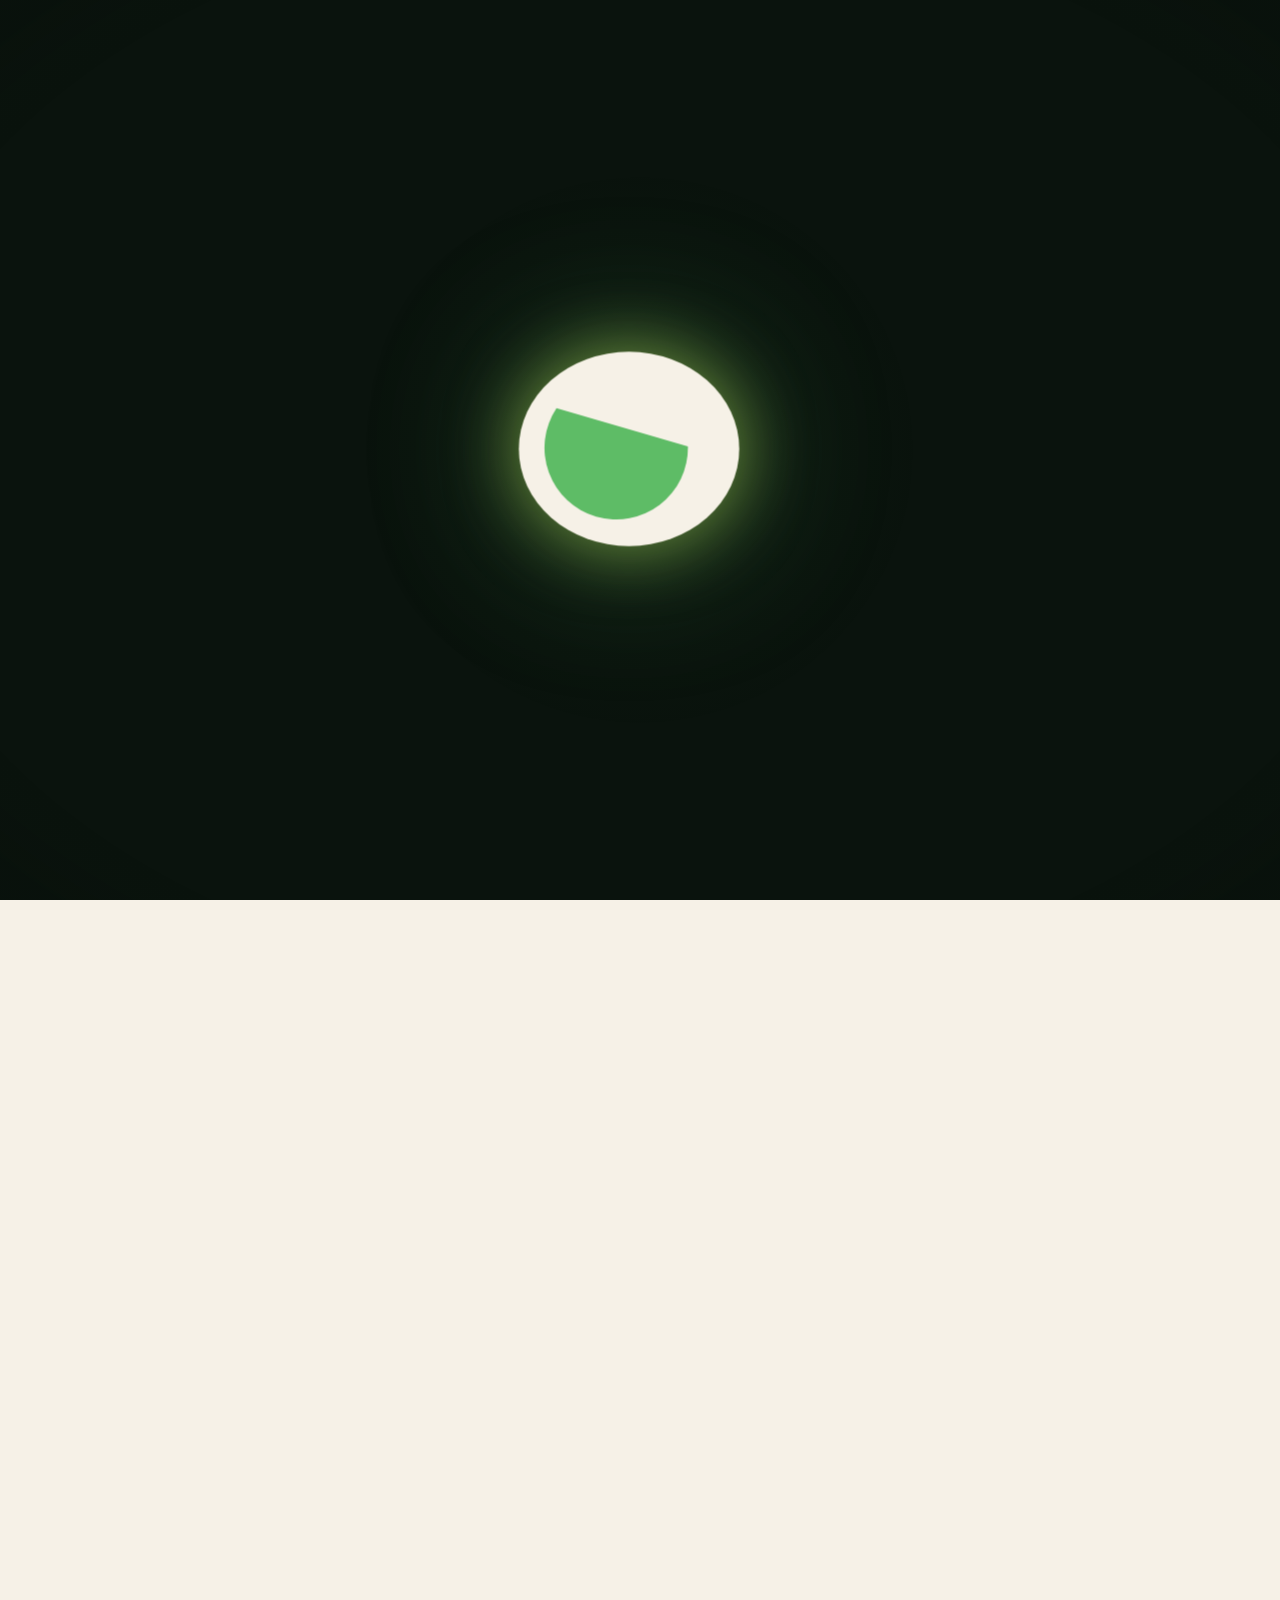
<file: index.html>
<!DOCTYPE html>
<html lang="es">
<head>
<meta charset="UTF-8">
<meta name="viewport" content="width=device-width, initial-scale=1.0">
<title>Origen · Comer mejor, sin complicaciones</title>
<meta name="description" content="Origen · La primera suscripción de orgánicos con trazabilidad de Bolivia. Comer mejor, sin complicaciones.">

<!-- Favicons -->
<link rel="icon" href="assets/favicon.svg" type="image/svg+xml">
<link rel="icon" type="image/png" sizes="32x32" href="assets/favicon-32.png">
<link rel="icon" type="image/png" sizes="16x16" href="assets/favicon-16.png">
<link rel="apple-touch-icon" href="assets/apple-touch-icon.png">
<link rel="manifest" href="assets/site.webmanifest">
<meta name="theme-color" content="#0a130d">

<!-- Estilos: base primero, luego el resto en orden del DOM -->
<link rel="stylesheet" href="css/base.css">
<link rel="stylesheet" href="css/fonts.css">
<link rel="stylesheet" href="css/components.css">
<link rel="stylesheet" href="css/layout.css">
<link rel="stylesheet" href="css/intro.css">
<link rel="stylesheet" href="css/header.css">
<link rel="stylesheet" href="css/hero.css">
<link rel="stylesheet" href="css/trust.css">
<link rel="stylesheet" href="css/problema.css">
<link rel="stylesheet" href="css/showcase.css">
<link rel="stylesheet" href="css/funciona.css">
<link rel="stylesheet" href="css/features.css">
<link rel="stylesheet" href="css/productos.css">
<link rel="stylesheet" href="css/rewards.css">
<link rel="stylesheet" href="css/filosofia.css">
<link rel="stylesheet" href="css/testimonios.css">
<link rel="stylesheet" href="css/planes.css">
<link rel="stylesheet" href="css/faq.css">
<link rel="stylesheet" href="css/cta.css">
<link rel="stylesheet" href="css/footer.css">

<!-- Armado de la intro: síncrono en <head> para evitar parpadeo antes del 1er pintado -->
<script src="js/intro-arm.js"></script>
</head>
<body>

<!-- ===== Intro cinematográfica ORIGEN (overlay 3D) ===== -->
<div id="origen-intro" aria-hidden="true">
  <canvas id="origen-particles"></canvas>
  <div class="glow-core"></div>
  <img class="intro-word" src="img/logo-origen-light.svg" alt="Origen">
  <img class="intro-mark" src="img/origen-mark.svg" alt="">
  <div class="flash"></div>
  <div class="vignette"></div>
</div>

<!-- Envoltorio del sitio (permite la transición de revelado en profundidad) -->
<div id="site-root">

<!-- ===== Icon sprite ===== -->
<svg class="svg-sprite" aria-hidden="true"><defs>
  <symbol id="i-search" viewBox="0 0 24 24"><circle cx="11" cy="11" r="7"></circle><path d="m20 20-3.2-3.2"></path></symbol>
  <symbol id="i-scan" viewBox="0 0 24 24"><path d="M4 8V5a1 1 0 0 1 1-1h3M16 4h3a1 1 0 0 1 1 1v3M20 16v3a1 1 0 0 1-1 1h-3M8 20H5a1 1 0 0 1-1-1v-3"></path><path d="M4 12h16"></path></symbol>
  <symbol id="i-cart" viewBox="0 0 24 24"><circle cx="9" cy="20" r="1.4"></circle><circle cx="18" cy="20" r="1.4"></circle><path d="M2.5 3h2l2.2 11.2a1.6 1.6 0 0 0 1.6 1.3h8.4a1.6 1.6 0 0 0 1.6-1.3L21 7H6"></path></symbol>
  <symbol id="i-bell" viewBox="0 0 24 24"><path d="M18 8a6 6 0 1 0-12 0c0 7-3 8-3 8h18s-3-1-3-8"></path><path d="M13.7 21a2 2 0 0 1-3.4 0"></path></symbol>
  <symbol id="i-leaf" viewBox="0 0 24 24"><path d="M11 20A7 7 0 0 1 4 13c0-5 4-9 16-9 0 10-5 16-11 16Z"></path><path d="M4 20c2-3 5-5 9-6"></path></symbol>
  <symbol id="i-check" viewBox="0 0 24 24"><path d="m5 12 5 5L19 7"></path></symbol>
  <symbol id="i-x" viewBox="0 0 24 24"><path d="M6 6l12 12M18 6 6 18"></path></symbol>
  <symbol id="i-minus" viewBox="0 0 24 24"><path d="M5 12h14"></path></symbol>
  <symbol id="i-plus" viewBox="0 0 24 24"><path d="M12 5v14M5 12h14"></path></symbol>
  <symbol id="i-arrow" viewBox="0 0 24 24"><path d="M5 12h14M13 6l6 6-6 6"></path></symbol>
  <symbol id="i-heart" viewBox="0 0 24 24"><path d="M12 20s-7-4.4-9.2-9A4.5 4.5 0 0 1 12 6a4.5 4.5 0 0 1 9.2 5c-2.2 4.6-9.2 9-9.2 9Z"></path></symbol>
  <symbol id="i-star" viewBox="0 0 24 24"><path d="M12 3.5l2.6 5.4 5.9.8-4.3 4.1 1 5.9-5.2-2.8-5.2 2.8 1-5.9L3.2 9.7l5.9-.8z"></path></symbol>
  <symbol id="i-pin" viewBox="0 0 24 24"><path d="M20 10c0 6-8 12-8 12s-8-6-8-12a8 8 0 0 1 16 0Z"></path><circle cx="12" cy="10" r="2.6"></circle></symbol>
  <symbol id="i-gift" viewBox="0 0 24 24"><path d="M4 11h16v9H4z"></path><path d="M2.5 7.5h19V11h-19zM12 7.5V20"></path><path d="M12 7.5S10.5 3.5 8 4.5 9.5 7.5 12 7.5Zm0 0s1.5-4 4-3-.5 3-4 3Z"></path></symbol>
  <symbol id="i-truck" viewBox="0 0 24 24"><path d="M3 6h11v9H3zM14 9h4l3 3v3h-7z"></path><circle cx="7" cy="18" r="1.6"></circle><circle cx="17" cy="18" r="1.6"></circle></symbol>
  <symbol id="i-user" viewBox="0 0 24 24"><circle cx="12" cy="8" r="4"></circle><path d="M4 20c0-4 3.6-6 8-6s8 2 8 6"></path></symbol>
  <symbol id="i-home" viewBox="0 0 24 24"><path d="M4 11 12 4l8 7M6 10v10h12V10"></path></symbol>
  <symbol id="i-clock" viewBox="0 0 24 24"><circle cx="12" cy="12" r="8.5"></circle><path d="M12 7.5V12l3 2"></path></symbol>
  <symbol id="i-repeat" viewBox="0 0 24 24"><path d="M17 2l4 4-4 4"></path><path d="M3 11V9a4 4 0 0 1 4-4h14"></path><path d="M7 22l-4-4 4-4"></path><path d="M21 13v2a4 4 0 0 1-4 4H3"></path></symbol>
  <symbol id="i-spark" viewBox="0 0 24 24"><path d="M12 3v6M12 15v6M3 12h6M15 12h6"></path><path d="M6.5 6.5l3 3M14.5 14.5l3 3M17.5 6.5l-3 3M9.5 14.5l-3 3"></path></symbol>
  <symbol id="i-shield" viewBox="0 0 24 24"><path d="M12 3l8 3v6c0 5-3.5 8-8 9-4.5-1-8-4-8-9V6z"></path><path d="m9 12 2 2 4-4"></path></symbol>
</defs></svg>

<!-- ===== Nav ===== -->
<header class="lnav">
  <div class="container row">
    <a href="#" aria-label="Origen — inicio" class="brand"><img src="img/logo-origen-dark.svg" alt="Origen"></a>
    <nav class="links">
      <a href="#problema">El problema</a>
      <a href="#funciona">Cómo funciona</a>
      <a href="#productos">Productos</a>
      <a href="#planes">Planes</a>
      <a href="#faq">Preguntas</a>
    </nav>
    <div class="right">
      <a class="login" data-toast="Próximamente disponible para iOS y Android" role="button" tabindex="0">Descarga la App</a>
      <a href="#planes" class="btn btn--primary btn--sm">Empezar</a>
    </div>
  </div>
</header>

<!-- ===== Hero ===== -->
<section class="hero-l">
  <div class="container grid">
    <div>
      <span class="eyebrow">Somos la primera suscripción de orgánicos con trazabilidad de Bolivia</span>
      <h1>Comer mejor debería ser <em>fácil.</em></h1>
      <p class="sub">Origen te lleva productos orgánicos confiables a tu puerta y a la puerta de los que amas de forma recurrente. Elige una vez y disfruta de una despenza lista siempre. Cancela cuando quieras.</p>
      <div class="cta">
        <a href="https://wa.me/59170516511?text=Quiero%20pagar%20mi%20suscripcion%20de%2099%20Bs.%20por%20adelantado%20para%20tener%20un%2050%25%20de%20descuento%20en%20mi%20primera%20compra%20cuando%20la%20app%20de%20Origen%20este%20lista." target="_blank" rel="noopener" class="btn btn--primary btn--lg">Armar mi primera caja</a>
        <a href="#funciona" class="btn btn--secondary btn--lg">Ver cómo funciona</a>
      </div>
      <div class="micro">
        <span><svg class="ico"><use href="#i-check"></use></svg> Cancela cuando quieras</span>
        <span><svg class="ico"><use href="#i-check"></use></svg> Entregas en La Paz</span>
        <span><svg class="ico"><use href="#i-check"></use></svg> Productos Saludables </span>
      </div>
    </div>
    <div class="hero-art">
      <div class="hero-blob"></div>
      <div class="device">
        <div class="notch"></div>
        <iframe class="appframe" data-screen="screenInicio" src="screens/inicio.html" title="App Origen — Inicio" scrolling="no"></iframe>
      </div>
    </div>
  </div>
</section>

<!-- ===== Trust strip ===== -->
<div class="trust">
  <div class="container row">
    <span class="lab">Productos que ya están en Origen</span>
    <div class="marks">
      <span>La Casa Marimiel</span><span>SaborEco Bio</span><span>Coco Show</span><span>Granja Andina</span><span>Quinua Real</span>
    </div>
  </div>
</div>

<!-- ===== El problema ===== -->
<section class="section dark" id="problema">
  <div class="container">
    <div class="head-center">
      <span class="eyebrow on-dark">El problema</span>
      <h2 class="s-title center">Quieres comer mejor. El tiempo no te deja.</h2>
      <p class="s-intro center">Te entendemos. Es más dificil elegir sano si los precios son poco claros, y hay muchos productos que parecen ser lo mismo, y tu compra saludable siempre queda para “la próxima ”.</p>
    </div>
    <div class="prob-grid">
      <div class="prob-card">
        <p class="q">“Voy al supermercado con buena intención y termino comprando lo de siempre.”</p>
        <div class="who">— Consumo inconsciente</div>
      </div>
      <div class="prob-card">
        <p class="q">“No sé qué tiene realmente lo que compro. Las etiquetas no ayudan.”</p>
        <div class="who">— Falta de transparencia</div>
      </div>
      <div class="prob-card">
        <p class="q">“Lo orgánico está disperso, caro y es un esfuerzo cada vez por eso lo dejo para después.”</p>
        <div class="who">— Esfuerzo recurrente</div>
      </div>
    </div>
  </div>
</section>

<!-- ===== Lo que cambia con Origen ===== -->
<section class="section">
  <div class="container">
    <div class="showcase">
      <div>
        <span class="eyebrow">Lo que cambia con Origen</span>
        <h2 class="s-title">Decides una vez. Recibes una caja saludable cada mes.</h2>
        <p class="s-intro">Origen convierte comer bien en algo automático. Armas tu caja, eliges cada cuánto la quieres, y nosotros nos encargamos del resto —con productos que sí puedes confiar.</p>
        <ul class="feat-list">
          <li><span class="ck"><svg class="ico"><use href="#i-check"></use></svg></span><div><h4>De decisión diaria a hábito</h4><p>Lo que antes requería voluntad cada semana, ahora ocurre solo.</p></div></li>
          <li><span class="ck"><svg class="ico"><use href="#i-check"></use></svg></span><div><h4>De dudar a confiar</h4><p>Cada producto pasa por curación. Origen, productor y composición, claros.</p></div></li>
          <li><span class="ck"><svg class="ico"><use href="#i-check"></use></svg></span><div><h4>De gastar de más a ahorrar</h4><p>La suscripción te da mejor precio que la compra suelta. Siempre.</p></div></li>
        </ul>
      </div>
      <div class="hero-art">
        <div class="hero-blob"></div>
        <div class="device">
          <div class="notch"></div>
          <iframe class="appframe" data-screen="screenCarrito" src="screens/carrito.html" title="App Origen — Mi caja" scrolling="no"></iframe>
        </div>
      </div>
    </div>
  </div>
</section>

<!-- ===== Cómo funciona ===== -->
<section class="section arena-bg" id="funciona">
  <div class="container">
    <div class="head-center">
      <span class="eyebrow">Cómo funciona</span>
      <h2 class="s-title center">Tres pasos. Una sola vez.</h2>
    </div>
    <div class="pasos">
      <div class="paso">
        <span class="n">01</span>
        <h3>Arma tu caja</h3>
        <p>Elige entre productos orgánicos curados. Frutas, despensa, snacks, superfoods. Lo que tú y los que amas van a comer.</p>
      </div>
      <div class="paso">
        <span class="n">02</span>
        <h3>Elige cada cuánto</h3>
        <p>Semanal o quincenal, a la hora que te queda bien. Cancela o ajusta desde la app cuando quieras.</p>
      </div>
      <div class="paso">
        <span class="n">03</span>
        <h3>Recíbelo y repite</h3>
        <p>Llega a tu puerta. Origen aprende tu ritmo y te recuerda reponer esenciales antes de que se te acaben.</p>
      </div>
    </div>
  </div>
</section>

<!-- ===== Features clave ===== -->
<section class="section" id="features">
  <div class="container">
    <div class="head-center">
      <span class="eyebrow">Lo que hace Origen</span>
      <h2 class="s-title center">Pensado para que comer bien sea automático</h2>
    </div>
    <div class="benef">
      <div class="benef-card feat">
        <div class="ic-w"><svg class="ico"><use href="#i-repeat"></use></svg></div>
        <div class="body">
          <h3>Suscripción inteligente</h3>
          <p>El corazón de Origen. Define tu caja una vez y recíbela en automático con mejor precio. La app entiende tu ritmo de consumo y te avisa antes de que algo se termine —para que nunca te quedes sin lo esencial.</p>
        </div>
      </div>
      <div class="benef-card">
        <div class="ic-w"><svg class="ico"><use href="#i-shield"></use></svg></div>
        <h3>Productos en los que sí puedes confiar</h3>
        <p>Cada producto y productor pasa por curación. Ves el origen, la composición y por qué está en Origen. Transparencia, antes que marketing.</p>
      </div>
      <div class="benef-card">
        <div class="ic-w"><svg class="ico"><use href="#i-scan"></use></svg></div>
        <h3>Escáner <span class="badge badge--keto">Proximamente</span></h3>
        <p>Apunta a cualquier producto y entiende su composición al instante: una lectura simple de qué entra en tu cuerpo, dentro y fuera de Origen.</p>
      </div>
      <div class="benef-card">
        <div class="ic-w"><svg class="ico"><use href="#i-gift"></use></svg></div>
        <h3>Rewards y Yapas</h3>
        <p>Cada compra suma puntos y sube tu nivel. Desbloqueas Yapas: envíos gratis, sorpresas y beneficios que premian tu constancia.</p>
      </div>
      <div class="benef-card">
        <div class="ic-w"><svg class="ico"><use href="#i-truck"></use></svg></div>
        <h3>Entrega en tu ventana</h3>
        <p>Eliges el día y el rango horario. Seguimiento claro y entrega puntual en la Zona Sur de La Paz.</p>
      </div>
    </div>
  </div>
</section>

<!-- ===== Productos destacados ===== -->
<section class="section hueso-bg" id="productos">
  <div class="container">
    <div class="head-center">
      <span class="eyebrow">El catálogo</span>
      <h2 class="s-title center">Orgánico y saludable directamente del Origen.</h2>
      <p class="s-intro center">Una selección curada que crece cada semana. <br>Precios claros en bolivianos.</p>
    </div>
    <div class="prod-grid-4">
      <div class="producto">
        <div class="foto"><img src="img/prod-harina-almendras.jpg" alt="Harina de almendras La Casa Marimiel"><div class="badges"><span class="badge badge--organico">Orgánico</span></div><button class="fav"><svg class="ico"><use href="#i-heart"></use></svg></button></div>
        <div class="cuerpo"><div class="prov">La Casa Marimiel</div><h4>Harina de almendras</h4><div class="precio"><span class="now">Bs. 39.60</span><span class="was">Bs. 45</span></div><div class="sub"><svg class="ico"><use href="#i-leaf"></use></svg> Suscríbete −12%</div></div>
      </div>
      <div class="producto">
        <div class="foto"><img src="img/prod-quinoa.jpg" alt="Quinoa real boliviana"><div class="badges"><span class="badge badge--bolivia">Bolivia</span></div><button class="fav"><svg class="ico"><use href="#i-heart"></use></svg></button></div>
        <div class="cuerpo"><div class="prov">Quinua Real</div><h4>Quinoa real boliviana</h4><div class="precio"><span class="now">Bs. 38</span></div><div class="sub"><svg class="ico"><use href="#i-leaf"></use></svg> Suscríbete −12%</div></div>
      </div>
      <div class="producto">
        <div class="foto"><img src="img/prod-aceite-coco.png" alt="Aceite de coco virgen Coco Show"><div class="badges"><span class="badge badge--vegano">Vegano</span></div><button class="fav"><svg class="ico"><use href="#i-heart"></use></svg></button></div>
        <div class="cuerpo"><div class="prov">Coco Show</div><h4>Aceite de coco virgen</h4><div class="precio"><span class="now">Bs. 72</span></div><div class="sub"><svg class="ico"><use href="#i-leaf"></use></svg> Suscríbete −12%</div></div>
      </div>
      <div class="producto">
        <div class="foto"><img src="img/prod-miel.webp" alt="Miel de abeja pura"><div class="badges"><span class="badge badge--organico">Orgánico</span></div><button class="fav"><svg class="ico"><use href="#i-heart"></use></svg></button></div>
        <div class="cuerpo"><div class="prov">Mama Toya</div><h4>Miel de abeja pura</h4><div class="precio"><span class="now">Bs. 58</span></div><div class="sub"><svg class="ico"><use href="#i-leaf"></use></svg> Suscríbete −12%</div></div>
      </div>
    </div>
    <div class="prod-cta"><a data-toast="Disponible próximamente en la Web y en nuestra App Origen" class="btn btn--secondary btn--lg">Ver catálogo completo <svg class="ico"><use href="#i-arrow"></use></svg></a></div>
  </div>
</section>

<!-- ===== Rewards ===== -->
<section class="section green">
  <div class="container">
    <div class="rewards-block">
      <div>
        <span class="eyebrow on-dark">Rewards · Yapas · Referidos</span>
        <h2 class="s-title">Aquí tú constancia, es premiada.</h2>
        <p class="s-intro">Comer bien tiene que sentirse bien. Cada caja suma puntos, sube tu nivel y desbloquea beneficios reales. Y cuando invitas a alguien, ganan los dos.</p>
        <div class="cta-row"><a href="#planes" class="btn btn--lima btn--lg">Empezar y sumar puntos</a></div>
      </div>
      <div class="reward-cards">
        <div class="reward-pill">
          <div class="ic"><svg class="ico"><use href="#i-spark"></use></svg></div>
          <div><h4>Niveles que suben contigo</h4><p>Semilla → Luz → Agua → Tierra</p></div>
          <span class="big">0-100</span>
        </div>
        <div class="reward-pill">
          <div class="ic"><svg class="ico"><use href="#i-gift"></use></svg></div>
          <div><h4>Yapas desbloqueables</h4><p>Envíos gratis, sorpresas y extras</p></div>
          <span class="big">2x1</span>
        </div>
        <div class="reward-pill">
          <div class="ic"><svg class="ico"><use href="#i-user"></use></svg></div>
          <div><h4>Invita y ganan los dos</h4><p>Tú Bs. 30 en tu siguiente compra · tu amigo −20% en su primera compra</p></div>
          <span class="big">+30</span>
        </div>
      </div>
    </div>
  </div>
</section>

<!-- ===== Filosofía ===== -->
<section class="section dark">
  <div class="container filo">
    <span class="eyebrow on-dark eyebrow--center">Volver al origen</span>
    <p class="quote">La mayoría vende productos.<br>Origen vende <em>continuidad.</em></p>
    <p class="s-intro center">No buscamos cerrar una compra. Buscamos ayudarte a construir una rutina que cuide tu salud y la de los que amas sin que tengas que pensarlo. Volver a lo simple, a lo natural, a entender qué entra en tu cuerpo.</p>
    <div class="sign">Origen · La Paz, Bolivia</div>
  </div>
</section>

<!-- ===== Testimonios ===== -->
<section class="section">
  <div class="container">
    <div class="head-center">
      <span class="eyebrow">Quienes ya viven Origen</span>
      <h2 class="s-title center">No es una compra. <br>Es un estilo de vida más sano y feliz.</h2>
    </div>
    <div class="testi-grid">
      <div class="testi">
        <div class="stars"><svg class="ico"><use href="#i-star"></use></svg><svg class="ico"><use href="#i-star"></use></svg><svg class="ico"><use href="#i-star"></use></svg><svg class="ico"><use href="#i-star"></use></svg><svg class="ico"><use href="#i-star"></use></svg></div>
        <p>“Dejé de pensar en qué comprar. Llega cada quince días y ya. Es lo más cerca que he estado de comer bien sin esfuerzo.”</p>
        <div class="who"><div class="av">AM</div><div><div class="nm">Andrea M.</div><div class="role">La Paz· 3 meses</div></div></div>
      </div>
      <div class="testi">
        <div class="stars"><svg class="ico"><use href="#i-star"></use></svg><svg class="ico"><use href="#i-star"></use></svg><svg class="ico"><use href="#i-star"></use></svg><svg class="ico"><use href="#i-star"></use></svg><svg class="ico"><use href="#i-star"></use></svg></div>
        <p>“Por fin sé de dónde viene lo que como. Saber el productor de cada cosa cambió por completo cómo confío en mi despensa.”</p>
        <div class="who"><div class="av">JR</div><div><div class="nm">Javier R.</div><div class="role">La Paz· 2 meses</div></div></div>
      </div>
      <div class="testi">
        <div class="stars"><svg class="ico"><use href="#i-star"></use></svg><svg class="ico"><use href="#i-star"></use></svg><svg class="ico"><use href="#i-star"></use></svg><svg class="ico"><use href="#i-star"></use></svg><svg class="ico"><use href="#i-star"></use></svg></div>
        <p>“Los puntos y las Yapas me enganchan, no voy a mentir. Pero ya no quiero volver a ir al mercado.”</p>
        <div class="who"><div class="av">CF</div><div><div class="nm">Camila F.</div><div class="role">El Alto· 3 meses</div></div></div>
      </div>
    </div>
  </div>
</section>

<!-- ===== Planes ===== -->
<section class="section arena-bg" id="planes">
  <div class="container">
    <div class="head-center">
      <span class="eyebrow">Empezar</span>
      <h2 class="s-title center">Elige empezar hoy.</h2>
      <p class="s-intro center">Sin permanencia. Cambias o cancelas desde la app cuando quieras.</p>
    </div>
    <div class="planes">
      <div class="plan">
        <span class="tag">Sin compromiso</span>
        <div class="price"><span class="n">GRATIS</span><span class="u">/ mes</span></div>
        <p class="desc">Compra suelta cuando la necesites.</p>
        <ul>
          <li><svg class="ico"><use href="#i-check"></use></svg> Catálogo completo</li>
          <li><svg class="ico"><use href="#i-check"></use></svg> Entrega a domicilio</li>
          <li><svg class="ico"><use href="#i-check"></use></svg> Acumula puntos</li>
        </ul>
        <a data-toast="Próximamente desde la App Origen" class="btn btn--secondary btn--block">Comprar suelto</a>
      </div>
      <div class="plan best">
        <span class="badge-best">Recomendado</span>
        <span class="tag">SUSCRIPCIÓN MENSUAL</span>
        <div class="price"><span class="n">99 Bs</span><span class="u">cada mes</span></div>
        <p class="desc">Descuento del 12% en cada Compra</p>
        <ul>
          <li>Descuento del 12% en cada Compra</li>
          <li><svg class="ico"><use href="#i-check"></use></svg> Envío gratis </li>
          <li><svg class="ico"><use href="#i-check"></use></svg> Recordatorios inteligentes</li>
          <li><svg class="ico"><use href="#i-check"></use></svg> Puntos × 2 y Acceso a Yapas</li>
        </ul>
        <a href="https://wa.me/59170516511?text=Quiero%20pagar%20mi%20suscripcion%20de%2099%20Bs.%20por%20adelantado%20para%20tener%20un%2050%25%20de%20descuento%20en%20mi%20primera%20compra%20cuando%20la%20app%20de%20Origen%20este%20lista." target="_blank" rel="noopener" class="btn btn--lima btn--block">Armar mi caja</a>
      </div>
      <div class="plan">
        <span class="tag tag--ink">Para regalar</span>
        <div class="price"><span class="n">Envía una Caja</span></div>
        <p class="desc">Una caja con una selección personalizada como regalo, directamente en la puerta de los que amas.</p>
        <ul>
          <li><svg class="ico"><use href="#i-check"></use></svg> Selección Personalizada</li>
          <li><svg class="ico"><use href="#i-check"></use></svg> Empaque especial </li>
          <li><svg class="ico"><use href="#i-check"></use></svg> Compra Suelta</li>
        </ul>
        <a data-toast="Próximamente desde la App Origen" class="btn btn--secondary btn--block">Regalar Origen</a>
      </div>
    </div>
  </div>
</section>

<!-- ===== FAQ ===== -->
<section class="section" id="faq">
  <div class="container">
    <div class="head-center">
      <span class="eyebrow">Preguntas frecuentes</span>
      <h2 class="s-title center">Lo que sueles querer saber</h2>
    </div>
    <div class="faq">
      <details open><summary>¿Tengo que comprometerme por mucho tiempo?<span class="pm"></span></summary><p>No. Origen no tiene mínimo de permanencia. Puedes pausar, ajustar o cancelar tu suscripción desde la app en cualquier momento, sin penalización ni objeciones.</p></details>
      <details><summary>¿Dónde entregan?<span class="pm"></span></summary><p>Hoy entregamos en La Paz y El Alto. Estamos ampliando la cobertura nacional por etapas; al registrarte verás si ya llegamos a tu departamento.</p></details>
      <details><summary>¿Cómo sé que los productos son realmente orgánicos?<span class="pm"></span></summary><p>Cada producto y productor pasa por un proceso de verificación. En la ficha de cada artículo ves el origen, el productor y su composición. En la App encontrarás una etiqueta distintiva en todos los productos que son 100% Organicos.Trabajamos solo con productos saludables. </p></details>
      <details><summary>¿Puedo cambiar lo que viene en mi caja?<span class="pm"></span></summary><p>Sí. Tu caja es totalmente editable antes de cada entrega: Si son entregas programadas el mínimo para cambiar productos, cantidades o quitarlos es al momento de la confirmación de envio que es de 6 a 2 horas antes de la hora de entrega que es cuando recibes la notificación para pagar tu siguiente caja. Origen te dá acceso a tu seleccion de productos para que puedas ecitarla y también te sugiere reposiciones según tu ritmo de consumo. Sin esta confirmación de pago anticipado de productos, el envío se anula automaticamente.</p></details>
      <details><summary>¿Qué son las Yapas y los puntos?<span class="pm"></span></summary><p>Cada compra suma puntos que elevan tu nivel (Semilla, Luz, Agua, Tierra). Al avanzar desbloqueas Yapas: beneficios adicionales como cupones de descuento en gimnasios, envíos gratis, 2x1 en productos sorpresa y descuentos exclusivos.</p></details>
      <details><summary>¿Y el escáner de productos?<span class="pm"></span></summary><p>Es una función gratuita que llegará pronto: apuntas la cámara a cualquier producto y la IA de Origen interpretará su composición de forma simple y clara, entregandote un informe de las caracteristicas del producto escaneado. Funcionará para productos dentro y fuera del catálogo de Origen, queremos ayudarte a decidir mejor en cualquier lado.</p></details>
    </div>
  </div>
</section>

<!-- ===== CTA final ===== -->
<section class="section green">
  <div class="container cta-final">
    <span class="eyebrow on-dark eyebrow--center">Tu primera caja</span>
    <h2>Empieza a comer mejor <em>esta semana.</em></h2>
    <div class="cta">
      <a href="https://wa.me/59170516511?text=Quiero%20pagar%20mi%20suscripcion%20de%2099%20Bs.%20por%20adelantado%20para%20tener%20un%2050%25%20de%20descuento%20en%20mi%20primera%20compra%20cuando%20la%20app%20de%20Origen%20este%20lista." target="_blank" rel="noopener" class="btn btn--lima btn--lg">Armar mi primera caja</a>
      <a href="https://api.whatsapp.com/send?phone=59170516511&amp;text=Hola%20soy%20productor%20de%20alimentos%20saludables%20y%20quiero%20subir%20mis%20productos%20a%20su%20App%20Origen%20%C2%BF%20C%C3%B3mo%20empiezo?" target="_blank" rel="noopener" class="btn btn--secondary btn--lg btn--on-dark">Soy Productor</a>
    </div>
    <p class="note">Sin permanencia · Cancela cuando quieras · Entrega en La Paz - El Alto</p>
  </div>
</section>

<!-- ===== Footer ===== -->
<footer class="footer">
  <div class="container">
    <div class="top">
      <div>
        <img src="img/logo-origen-light.svg" alt="Origen">
        <p class="blurb">Suscripción inteligente de productos orgánicos y saludables. </p>
      </div>
      <div><h5>Producto</h5><ul><li><a href="#funciona">Cómo funciona</a></li><li><a href="#productos">Catálogo</a></li><li><a href="#planes">Planes</a></li><li><a data-toast="Próximamente desde la App Origen">Escáner</a></li></ul></div>
      <div><h5>Origen</h5><ul><li><a href="#">Filosofía</a></li><li><a href="https://api.whatsapp.com/send?phone=59170516511&amp;text=Hola%20soy%20productor%20de%20alimentos%20saludables%20y%20quiero%20subir%20mis%20productos%20a%20su%20App%20Origen%20%C2%BF%20C%C3%B3mo%20empiezo?" target="_blank" rel="noopener">Productores</a></li><li><a href="https://api.whatsapp.com/send?phone=59170516511&amp;text=Hola%20soy%20rider%20quiero%20trabajar%20son%20ustedes%20%C2%BFC%C3%B3mo%20empiezo?" target="_blank" rel="noopener">Trabaja con nosotros</a></li></ul></div>
      <div><h5>Ayuda</h5><ul><li><a href="#faq">Preguntas</a></li><li><a href="https://api.whatsapp.com/send?phone=59170516511&amp;text=Hola%20Origen%20App,%20Quiero%20saber%20m%C3%A1s" target="_blank" rel="noopener">Contacto</a></li><li><a data-toast="Por el momento entregamos en La Paz y El Alto, pronto llegaremos a toda Bolivia">Cobertura</a></li></ul></div>
    </div>
    <div class="bottom">
      <span>© 2026 Origen App · La Paz, Bolivia</span>
      <span>Hecho con amor desde el Origen.</span>
    </div>
  </div>
</footer>

</div><!-- /#site-root -->

<!-- ===== Scripts (al final del body) ===== -->
<script defer src="js/vendor/three.js"></script>
<script defer src="js/intro.js"></script>
<script defer src="js/toast.js"></script>
<script defer src="js/screens.js"></script>
<script defer src="js/reveal.js"></script>
<script defer src="js/nav.js"></script>

</body>
</html>
</file>
<file: css/base.css>
/* =========================================================
   ORIGEN · Design Tokens + Reset + Tipografía base
   Natural · Premium · Inteligente
   ========================================================= */

:root {
  /* ---- Marca / Verde ---- */
  --bosque:        #27402B;  /* base primaria — botones, marca */
  --bosque-hondo:  #1B2E1E;  /* hover / fondos profundos */
  --bosque-tinta:  #14241A;  /* el verde más oscuro, casi tinta */
  --musgo:         #3C5A40;  /* superficie verde secundaria */
  --salvia:        #6E8A6A;  /* verde apagado, bordes sobre verde */

  /* ---- Naturales ---- */
  --crema:         #F6F1E7;  /* fondo de app / lienzo */
  --hueso:         #FCF9F2;  /* tarjetas, superficies elevadas */
  --arena:         #ECE3D4;  /* superficie secundaria */
  --arena-hondo:   #E3D8C5;  /* relleno sutil, tracks */
  --linea:         #E0D6C4;  /* borde hairline */
  --linea-fuerte:  #D2C6B0;  /* divisor con más presencia */
  --negro-suave:   #1A1A17;  /* texto primario */
  --piedra:        #6E6B5E;  /* texto secundario */
  --niebla:        #9C998B;  /* texto terciario / placeholder */

  /* ---- Acentos (expresivos) ---- */
  --lima:          #BBE85B;  /* verde lima fresco — energía, foco */
  --lima-hondo:    #9BCB3E;  /* borde / hover del lima */
  --lima-suave:    #EDF6D4;  /* tinte lima */
  --terracota:     #C75B39;  /* acento cálido — humano, tierra */
  --terracota-hondo:#A8462A;
  --terracota-suave:#F4E2D8;  /* tinte terracota */

  /* ---- Estados ---- */
  --bien:          #2F7D4E;  --bien-superficie:#E7F0E5;  --bien-linea:#C2DBBE;
  --alerta:        #C05530;  --alerta-superficie:#F6E4DA; --alerta-linea:#E7C9B9;
  --neutro:        #6E6B5E;  --neutro-superficie:#ECE3D4; --neutro-linea:#DDD2BE;
  --info:          #4E7C7A;  --info-superficie:#E4EEEC;  --info-linea:#C5DAD7;

  /* ---- Rewards niveles ---- */
  --nivel-semilla: #B79A6A;  /* tierra */
  --nivel-luz:     #C9A227;  /* dorado cálido */
  --nivel-agua:    #5FA6A0;  /* agua / teal */
  --nivel-bosque:  #2F7D4E;  /* verde */

  /* ---- Tipografía ---- */
  --font-head: 'Spectral', Georgia, 'Times New Roman', serif;  /* conmutable A/B */
  --font-body: 'Hanken Grotesk', system-ui, -apple-system, sans-serif;
  --font-mono: 'Spline Sans Mono', ui-monospace, 'SF Mono', monospace;

  /* Escala tipográfica — desktop */
  --t-display: 72px;  --lh-display: 1.0;   --tr-display: -0.02em;
  --t-h1:      54px;  --lh-h1: 1.04;       --tr-h1: -0.02em;
  --t-h2:      40px;  --lh-h2: 1.1;        --tr-h2: -0.015em;
  --t-h3:      28px;  --lh-h3: 1.2;        --tr-h3: -0.01em;
  --t-h4:      21px;  --lh-h4: 1.32;       --tr-h4: -0.005em;
  --t-bodyL:   19px;  --lh-bodyL: 1.6;
  --t-body:    17px;  --lh-body: 1.6;
  --t-small:   15px;  --lh-small: 1.5;
  --t-micro:   13px;  --lh-micro: 1.3;
  --tr-micro:  0.14em;

  /* ---- Spacing (base 4) ---- */
  --s1: 4px;  --s2: 8px;  --s3: 12px; --s4: 16px; --s5: 20px;
  --s6: 24px; --s7: 32px; --s8: 40px; --s9: 48px; --s10: 64px;
  --s11: 80px; --s12: 96px; --s13: 128px;

  /* ---- Radios ---- */
  --r-xs: 4px; --r-sm: 6px; --r-md: 8px; --r-lg: 10px; --r-xl: 14px; --r-pill: 999px;

  /* ---- Bordes ---- */
  --bw: 1px; --bw-fuerte: 1.5px;

  /* ---- Sombras (naturales, suaves) ---- */
  --e1: 0 1px 2px rgba(20,36,26,0.05);
  --e2: 0 2px 6px rgba(20,36,26,0.06), 0 1px 2px rgba(20,36,26,0.04);
  --e3: 0 10px 30px -10px rgba(20,36,26,0.16), 0 2px 6px rgba(20,36,26,0.05);
  --e-foco: 0 0 0 3px rgba(155,203,62,0.45);

  /* ---- Layout ---- */
  --maxw: 1180px;
}

/* =========================================================
   Reset + Base
   ========================================================= */
*, *::before, *::after { box-sizing: border-box; }
* { margin: 0; }
html { -webkit-text-size-adjust: 100%; }
body {
  font-family: var(--font-body);
  font-size: var(--t-body);
  line-height: var(--lh-body);
  color: var(--negro-suave);
  background: var(--crema);
  -webkit-font-smoothing: antialiased;
  text-rendering: optimizeLegibility;
  font-feature-settings: "ss01" 1;
}
img { max-width: 100%; display: block; }
button { font: inherit; color: inherit; cursor: pointer; }
a { color: inherit; }
::selection { background: var(--lima); color: var(--bosque-tinta); }

/* Sprite SVG de iconos: oculto, sólo aporta los <symbol> referenciados con <use>. */
.svg-sprite { position: absolute; width: 0; height: 0; }

/* =========================================================
   Clases tipográficas
   ========================================================= */
.t-display { font-family: var(--font-head); font-size: var(--t-display); line-height: var(--lh-display); letter-spacing: var(--tr-display); font-weight: 600; }
.t-h1 { font-family: var(--font-head); font-size: var(--t-h1); line-height: var(--lh-h1); letter-spacing: var(--tr-h1); font-weight: 600; }
.t-h2 { font-family: var(--font-head); font-size: var(--t-h2); line-height: var(--lh-h2); letter-spacing: var(--tr-h2); font-weight: 600; }
.t-h3 { font-family: var(--font-head); font-size: var(--t-h3); line-height: var(--lh-h3); letter-spacing: var(--tr-h3); font-weight: 600; }
.t-h4 { font-family: var(--font-head); font-size: var(--t-h4); line-height: var(--lh-h4); letter-spacing: var(--tr-h4); font-weight: 600; }
.t-bodyL { font-size: var(--t-bodyL); line-height: var(--lh-bodyL); }
.t-body  { font-size: var(--t-body);  line-height: var(--lh-body); }
.t-small { font-size: var(--t-small); line-height: var(--lh-small); }
.t-micro {
  font-family: var(--font-mono); font-size: var(--t-micro); line-height: var(--lh-micro);
  letter-spacing: var(--tr-micro); text-transform: uppercase; font-weight: 500; color: var(--piedra);
}

/* Escala tipográfica — mobile */
@media (max-width: 640px) {
  :root {
    --t-display: 40px; --lh-display: 1.05;
    --t-h1: 32px; --t-h2: 26px; --t-h3: 22px; --t-h4: 19px;
    --t-bodyL: 18px; --t-body: 16px; --t-small: 14px; --t-micro: 12px;
  }
}
</file>
<file: css/fonts.css>
/* =========================================================
   ORIGEN  -  Tipografia (self-hosted woff2)
   Hanken Grotesk  -  Spectral  -  Spline Sans Mono
   Originalmente servida por Google Fonts; ahora local en /fonts.
   ========================================================= */
/* cyrillic-ext */
@font-face {
  font-family: 'Hanken Grotesk';
  font-style: normal;
  font-weight: 400;
  font-display: swap;
  src: url("../fonts/hanken-grotesk-cyrillic-ext.woff2") format('woff2');
  unicode-range: U+0460-052F, U+1C80-1C8A, U+20B4, U+2DE0-2DFF, U+A640-A69F, U+FE2E-FE2F;
}
/* vietnamese */
@font-face {
  font-family: 'Hanken Grotesk';
  font-style: normal;
  font-weight: 400;
  font-display: swap;
  src: url("../fonts/hanken-grotesk-vietnamese.woff2") format('woff2');
  unicode-range: U+0102-0103, U+0110-0111, U+0128-0129, U+0168-0169, U+01A0-01A1, U+01AF-01B0, U+0300-0301, U+0303-0304, U+0308-0309, U+0323, U+0329, U+1EA0-1EF9, U+20AB;
}
/* latin-ext */
@font-face {
  font-family: 'Hanken Grotesk';
  font-style: normal;
  font-weight: 400;
  font-display: swap;
  src: url("../fonts/hanken-grotesk-latin-ext.woff2") format('woff2');
  unicode-range: U+0100-02BA, U+02BD-02C5, U+02C7-02CC, U+02CE-02D7, U+02DD-02FF, U+0304, U+0308, U+0329, U+1D00-1DBF, U+1E00-1E9F, U+1EF2-1EFF, U+2020, U+20A0-20AB, U+20AD-20C0, U+2113, U+2C60-2C7F, U+A720-A7FF;
}
/* latin */
@font-face {
  font-family: 'Hanken Grotesk';
  font-style: normal;
  font-weight: 400;
  font-display: swap;
  src: url("../fonts/hanken-grotesk-latin.woff2") format('woff2');
  unicode-range: U+0000-00FF, U+0131, U+0152-0153, U+02BB-02BC, U+02C6, U+02DA, U+02DC, U+0304, U+0308, U+0329, U+2000-206F, U+20AC, U+2122, U+2191, U+2193, U+2212, U+2215, U+FEFF, U+FFFD;
}
/* cyrillic-ext */
@font-face {
  font-family: 'Hanken Grotesk';
  font-style: normal;
  font-weight: 500;
  font-display: swap;
  src: url("../fonts/hanken-grotesk-cyrillic-ext.woff2") format('woff2');
  unicode-range: U+0460-052F, U+1C80-1C8A, U+20B4, U+2DE0-2DFF, U+A640-A69F, U+FE2E-FE2F;
}
/* vietnamese */
@font-face {
  font-family: 'Hanken Grotesk';
  font-style: normal;
  font-weight: 500;
  font-display: swap;
  src: url("../fonts/hanken-grotesk-vietnamese.woff2") format('woff2');
  unicode-range: U+0102-0103, U+0110-0111, U+0128-0129, U+0168-0169, U+01A0-01A1, U+01AF-01B0, U+0300-0301, U+0303-0304, U+0308-0309, U+0323, U+0329, U+1EA0-1EF9, U+20AB;
}
/* latin-ext */
@font-face {
  font-family: 'Hanken Grotesk';
  font-style: normal;
  font-weight: 500;
  font-display: swap;
  src: url("../fonts/hanken-grotesk-latin-ext.woff2") format('woff2');
  unicode-range: U+0100-02BA, U+02BD-02C5, U+02C7-02CC, U+02CE-02D7, U+02DD-02FF, U+0304, U+0308, U+0329, U+1D00-1DBF, U+1E00-1E9F, U+1EF2-1EFF, U+2020, U+20A0-20AB, U+20AD-20C0, U+2113, U+2C60-2C7F, U+A720-A7FF;
}
/* latin */
@font-face {
  font-family: 'Hanken Grotesk';
  font-style: normal;
  font-weight: 500;
  font-display: swap;
  src: url("../fonts/hanken-grotesk-latin.woff2") format('woff2');
  unicode-range: U+0000-00FF, U+0131, U+0152-0153, U+02BB-02BC, U+02C6, U+02DA, U+02DC, U+0304, U+0308, U+0329, U+2000-206F, U+20AC, U+2122, U+2191, U+2193, U+2212, U+2215, U+FEFF, U+FFFD;
}
/* cyrillic-ext */
@font-face {
  font-family: 'Hanken Grotesk';
  font-style: normal;
  font-weight: 600;
  font-display: swap;
  src: url("../fonts/hanken-grotesk-cyrillic-ext.woff2") format('woff2');
  unicode-range: U+0460-052F, U+1C80-1C8A, U+20B4, U+2DE0-2DFF, U+A640-A69F, U+FE2E-FE2F;
}
/* vietnamese */
@font-face {
  font-family: 'Hanken Grotesk';
  font-style: normal;
  font-weight: 600;
  font-display: swap;
  src: url("../fonts/hanken-grotesk-vietnamese.woff2") format('woff2');
  unicode-range: U+0102-0103, U+0110-0111, U+0128-0129, U+0168-0169, U+01A0-01A1, U+01AF-01B0, U+0300-0301, U+0303-0304, U+0308-0309, U+0323, U+0329, U+1EA0-1EF9, U+20AB;
}
/* latin-ext */
@font-face {
  font-family: 'Hanken Grotesk';
  font-style: normal;
  font-weight: 600;
  font-display: swap;
  src: url("../fonts/hanken-grotesk-latin-ext.woff2") format('woff2');
  unicode-range: U+0100-02BA, U+02BD-02C5, U+02C7-02CC, U+02CE-02D7, U+02DD-02FF, U+0304, U+0308, U+0329, U+1D00-1DBF, U+1E00-1E9F, U+1EF2-1EFF, U+2020, U+20A0-20AB, U+20AD-20C0, U+2113, U+2C60-2C7F, U+A720-A7FF;
}
/* latin */
@font-face {
  font-family: 'Hanken Grotesk';
  font-style: normal;
  font-weight: 600;
  font-display: swap;
  src: url("../fonts/hanken-grotesk-latin.woff2") format('woff2');
  unicode-range: U+0000-00FF, U+0131, U+0152-0153, U+02BB-02BC, U+02C6, U+02DA, U+02DC, U+0304, U+0308, U+0329, U+2000-206F, U+20AC, U+2122, U+2191, U+2193, U+2212, U+2215, U+FEFF, U+FFFD;
}
/* cyrillic-ext */
@font-face {
  font-family: 'Hanken Grotesk';
  font-style: normal;
  font-weight: 700;
  font-display: swap;
  src: url("../fonts/hanken-grotesk-cyrillic-ext.woff2") format('woff2');
  unicode-range: U+0460-052F, U+1C80-1C8A, U+20B4, U+2DE0-2DFF, U+A640-A69F, U+FE2E-FE2F;
}
/* vietnamese */
@font-face {
  font-family: 'Hanken Grotesk';
  font-style: normal;
  font-weight: 700;
  font-display: swap;
  src: url("../fonts/hanken-grotesk-vietnamese.woff2") format('woff2');
  unicode-range: U+0102-0103, U+0110-0111, U+0128-0129, U+0168-0169, U+01A0-01A1, U+01AF-01B0, U+0300-0301, U+0303-0304, U+0308-0309, U+0323, U+0329, U+1EA0-1EF9, U+20AB;
}
/* latin-ext */
@font-face {
  font-family: 'Hanken Grotesk';
  font-style: normal;
  font-weight: 700;
  font-display: swap;
  src: url("../fonts/hanken-grotesk-latin-ext.woff2") format('woff2');
  unicode-range: U+0100-02BA, U+02BD-02C5, U+02C7-02CC, U+02CE-02D7, U+02DD-02FF, U+0304, U+0308, U+0329, U+1D00-1DBF, U+1E00-1E9F, U+1EF2-1EFF, U+2020, U+20A0-20AB, U+20AD-20C0, U+2113, U+2C60-2C7F, U+A720-A7FF;
}
/* latin */
@font-face {
  font-family: 'Hanken Grotesk';
  font-style: normal;
  font-weight: 700;
  font-display: swap;
  src: url("../fonts/hanken-grotesk-latin.woff2") format('woff2');
  unicode-range: U+0000-00FF, U+0131, U+0152-0153, U+02BB-02BC, U+02C6, U+02DA, U+02DC, U+0304, U+0308, U+0329, U+2000-206F, U+20AC, U+2122, U+2191, U+2193, U+2212, U+2215, U+FEFF, U+FFFD;
}
/* cyrillic-ext */
@font-face {
  font-family: 'Hanken Grotesk';
  font-style: normal;
  font-weight: 800;
  font-display: swap;
  src: url("../fonts/hanken-grotesk-cyrillic-ext.woff2") format('woff2');
  unicode-range: U+0460-052F, U+1C80-1C8A, U+20B4, U+2DE0-2DFF, U+A640-A69F, U+FE2E-FE2F;
}
/* vietnamese */
@font-face {
  font-family: 'Hanken Grotesk';
  font-style: normal;
  font-weight: 800;
  font-display: swap;
  src: url("../fonts/hanken-grotesk-vietnamese.woff2") format('woff2');
  unicode-range: U+0102-0103, U+0110-0111, U+0128-0129, U+0168-0169, U+01A0-01A1, U+01AF-01B0, U+0300-0301, U+0303-0304, U+0308-0309, U+0323, U+0329, U+1EA0-1EF9, U+20AB;
}
/* latin-ext */
@font-face {
  font-family: 'Hanken Grotesk';
  font-style: normal;
  font-weight: 800;
  font-display: swap;
  src: url("../fonts/hanken-grotesk-latin-ext.woff2") format('woff2');
  unicode-range: U+0100-02BA, U+02BD-02C5, U+02C7-02CC, U+02CE-02D7, U+02DD-02FF, U+0304, U+0308, U+0329, U+1D00-1DBF, U+1E00-1E9F, U+1EF2-1EFF, U+2020, U+20A0-20AB, U+20AD-20C0, U+2113, U+2C60-2C7F, U+A720-A7FF;
}
/* latin */
@font-face {
  font-family: 'Hanken Grotesk';
  font-style: normal;
  font-weight: 800;
  font-display: swap;
  src: url("../fonts/hanken-grotesk-latin.woff2") format('woff2');
  unicode-range: U+0000-00FF, U+0131, U+0152-0153, U+02BB-02BC, U+02C6, U+02DA, U+02DC, U+0304, U+0308, U+0329, U+2000-206F, U+20AC, U+2122, U+2191, U+2193, U+2212, U+2215, U+FEFF, U+FFFD;
}
/* cyrillic-ext */
@font-face {
  font-family: 'Spectral';
  font-style: italic;
  font-weight: 500;
  font-display: swap;
  src: url("../fonts/spectral-500i-cyrillic-ext.woff2") format('woff2');
  unicode-range: U+0460-052F, U+1C80-1C8A, U+20B4, U+2DE0-2DFF, U+A640-A69F, U+FE2E-FE2F;
}
/* cyrillic */
@font-face {
  font-family: 'Spectral';
  font-style: italic;
  font-weight: 500;
  font-display: swap;
  src: url("../fonts/spectral-500i-cyrillic.woff2") format('woff2');
  unicode-range: U+0301, U+0400-045F, U+0490-0491, U+04B0-04B1, U+2116;
}
/* vietnamese */
@font-face {
  font-family: 'Spectral';
  font-style: italic;
  font-weight: 500;
  font-display: swap;
  src: url("../fonts/spectral-500i-vietnamese.woff2") format('woff2');
  unicode-range: U+0102-0103, U+0110-0111, U+0128-0129, U+0168-0169, U+01A0-01A1, U+01AF-01B0, U+0300-0301, U+0303-0304, U+0308-0309, U+0323, U+0329, U+1EA0-1EF9, U+20AB;
}
/* latin-ext */
@font-face {
  font-family: 'Spectral';
  font-style: italic;
  font-weight: 500;
  font-display: swap;
  src: url("../fonts/spectral-500i-latin-ext.woff2") format('woff2');
  unicode-range: U+0100-02BA, U+02BD-02C5, U+02C7-02CC, U+02CE-02D7, U+02DD-02FF, U+0304, U+0308, U+0329, U+1D00-1DBF, U+1E00-1E9F, U+1EF2-1EFF, U+2020, U+20A0-20AB, U+20AD-20C0, U+2113, U+2C60-2C7F, U+A720-A7FF;
}
/* latin */
@font-face {
  font-family: 'Spectral';
  font-style: italic;
  font-weight: 500;
  font-display: swap;
  src: url("../fonts/spectral-500i-latin.woff2") format('woff2');
  unicode-range: U+0000-00FF, U+0131, U+0152-0153, U+02BB-02BC, U+02C6, U+02DA, U+02DC, U+0304, U+0308, U+0329, U+2000-206F, U+20AC, U+2122, U+2191, U+2193, U+2212, U+2215, U+FEFF, U+FFFD;
}
/* cyrillic-ext */
@font-face {
  font-family: 'Spectral';
  font-style: italic;
  font-weight: 600;
  font-display: swap;
  src: url("../fonts/spectral-600i-cyrillic-ext.woff2") format('woff2');
  unicode-range: U+0460-052F, U+1C80-1C8A, U+20B4, U+2DE0-2DFF, U+A640-A69F, U+FE2E-FE2F;
}
/* cyrillic */
@font-face {
  font-family: 'Spectral';
  font-style: italic;
  font-weight: 600;
  font-display: swap;
  src: url("../fonts/spectral-600i-cyrillic.woff2") format('woff2');
  unicode-range: U+0301, U+0400-045F, U+0490-0491, U+04B0-04B1, U+2116;
}
/* vietnamese */
@font-face {
  font-family: 'Spectral';
  font-style: italic;
  font-weight: 600;
  font-display: swap;
  src: url("../fonts/spectral-600i-vietnamese.woff2") format('woff2');
  unicode-range: U+0102-0103, U+0110-0111, U+0128-0129, U+0168-0169, U+01A0-01A1, U+01AF-01B0, U+0300-0301, U+0303-0304, U+0308-0309, U+0323, U+0329, U+1EA0-1EF9, U+20AB;
}
/* latin-ext */
@font-face {
  font-family: 'Spectral';
  font-style: italic;
  font-weight: 600;
  font-display: swap;
  src: url("../fonts/spectral-600i-latin-ext.woff2") format('woff2');
  unicode-range: U+0100-02BA, U+02BD-02C5, U+02C7-02CC, U+02CE-02D7, U+02DD-02FF, U+0304, U+0308, U+0329, U+1D00-1DBF, U+1E00-1E9F, U+1EF2-1EFF, U+2020, U+20A0-20AB, U+20AD-20C0, U+2113, U+2C60-2C7F, U+A720-A7FF;
}
/* latin */
@font-face {
  font-family: 'Spectral';
  font-style: italic;
  font-weight: 600;
  font-display: swap;
  src: url("../fonts/spectral-600i-latin.woff2") format('woff2');
  unicode-range: U+0000-00FF, U+0131, U+0152-0153, U+02BB-02BC, U+02C6, U+02DA, U+02DC, U+0304, U+0308, U+0329, U+2000-206F, U+20AC, U+2122, U+2191, U+2193, U+2212, U+2215, U+FEFF, U+FFFD;
}
/* cyrillic-ext */
@font-face {
  font-family: 'Spectral';
  font-style: normal;
  font-weight: 500;
  font-display: swap;
  src: url("../fonts/spectral-500-cyrillic-ext.woff2") format('woff2');
  unicode-range: U+0460-052F, U+1C80-1C8A, U+20B4, U+2DE0-2DFF, U+A640-A69F, U+FE2E-FE2F;
}
/* cyrillic */
@font-face {
  font-family: 'Spectral';
  font-style: normal;
  font-weight: 500;
  font-display: swap;
  src: url("../fonts/spectral-500-cyrillic.woff2") format('woff2');
  unicode-range: U+0301, U+0400-045F, U+0490-0491, U+04B0-04B1, U+2116;
}
/* vietnamese */
@font-face {
  font-family: 'Spectral';
  font-style: normal;
  font-weight: 500;
  font-display: swap;
  src: url("../fonts/spectral-500-vietnamese.woff2") format('woff2');
  unicode-range: U+0102-0103, U+0110-0111, U+0128-0129, U+0168-0169, U+01A0-01A1, U+01AF-01B0, U+0300-0301, U+0303-0304, U+0308-0309, U+0323, U+0329, U+1EA0-1EF9, U+20AB;
}
/* latin-ext */
@font-face {
  font-family: 'Spectral';
  font-style: normal;
  font-weight: 500;
  font-display: swap;
  src: url("../fonts/spectral-500-latin-ext.woff2") format('woff2');
  unicode-range: U+0100-02BA, U+02BD-02C5, U+02C7-02CC, U+02CE-02D7, U+02DD-02FF, U+0304, U+0308, U+0329, U+1D00-1DBF, U+1E00-1E9F, U+1EF2-1EFF, U+2020, U+20A0-20AB, U+20AD-20C0, U+2113, U+2C60-2C7F, U+A720-A7FF;
}
/* latin */
@font-face {
  font-family: 'Spectral';
  font-style: normal;
  font-weight: 500;
  font-display: swap;
  src: url("../fonts/spectral-500-latin.woff2") format('woff2');
  unicode-range: U+0000-00FF, U+0131, U+0152-0153, U+02BB-02BC, U+02C6, U+02DA, U+02DC, U+0304, U+0308, U+0329, U+2000-206F, U+20AC, U+2122, U+2191, U+2193, U+2212, U+2215, U+FEFF, U+FFFD;
}
/* cyrillic-ext */
@font-face {
  font-family: 'Spectral';
  font-style: normal;
  font-weight: 600;
  font-display: swap;
  src: url("../fonts/spectral-600-cyrillic-ext.woff2") format('woff2');
  unicode-range: U+0460-052F, U+1C80-1C8A, U+20B4, U+2DE0-2DFF, U+A640-A69F, U+FE2E-FE2F;
}
/* cyrillic */
@font-face {
  font-family: 'Spectral';
  font-style: normal;
  font-weight: 600;
  font-display: swap;
  src: url("../fonts/spectral-600-cyrillic.woff2") format('woff2');
  unicode-range: U+0301, U+0400-045F, U+0490-0491, U+04B0-04B1, U+2116;
}
/* vietnamese */
@font-face {
  font-family: 'Spectral';
  font-style: normal;
  font-weight: 600;
  font-display: swap;
  src: url("../fonts/spectral-600-vietnamese.woff2") format('woff2');
  unicode-range: U+0102-0103, U+0110-0111, U+0128-0129, U+0168-0169, U+01A0-01A1, U+01AF-01B0, U+0300-0301, U+0303-0304, U+0308-0309, U+0323, U+0329, U+1EA0-1EF9, U+20AB;
}
/* latin-ext */
@font-face {
  font-family: 'Spectral';
  font-style: normal;
  font-weight: 600;
  font-display: swap;
  src: url("../fonts/spectral-600-latin-ext.woff2") format('woff2');
  unicode-range: U+0100-02BA, U+02BD-02C5, U+02C7-02CC, U+02CE-02D7, U+02DD-02FF, U+0304, U+0308, U+0329, U+1D00-1DBF, U+1E00-1E9F, U+1EF2-1EFF, U+2020, U+20A0-20AB, U+20AD-20C0, U+2113, U+2C60-2C7F, U+A720-A7FF;
}
/* latin */
@font-face {
  font-family: 'Spectral';
  font-style: normal;
  font-weight: 600;
  font-display: swap;
  src: url("../fonts/spectral-600-latin.woff2") format('woff2');
  unicode-range: U+0000-00FF, U+0131, U+0152-0153, U+02BB-02BC, U+02C6, U+02DA, U+02DC, U+0304, U+0308, U+0329, U+2000-206F, U+20AC, U+2122, U+2191, U+2193, U+2212, U+2215, U+FEFF, U+FFFD;
}
/* cyrillic-ext */
@font-face {
  font-family: 'Spectral';
  font-style: normal;
  font-weight: 700;
  font-display: swap;
  src: url("../fonts/spectral-700-cyrillic-ext.woff2") format('woff2');
  unicode-range: U+0460-052F, U+1C80-1C8A, U+20B4, U+2DE0-2DFF, U+A640-A69F, U+FE2E-FE2F;
}
/* cyrillic */
@font-face {
  font-family: 'Spectral';
  font-style: normal;
  font-weight: 700;
  font-display: swap;
  src: url("../fonts/spectral-700-cyrillic.woff2") format('woff2');
  unicode-range: U+0301, U+0400-045F, U+0490-0491, U+04B0-04B1, U+2116;
}
/* vietnamese */
@font-face {
  font-family: 'Spectral';
  font-style: normal;
  font-weight: 700;
  font-display: swap;
  src: url("../fonts/spectral-700-vietnamese.woff2") format('woff2');
  unicode-range: U+0102-0103, U+0110-0111, U+0128-0129, U+0168-0169, U+01A0-01A1, U+01AF-01B0, U+0300-0301, U+0303-0304, U+0308-0309, U+0323, U+0329, U+1EA0-1EF9, U+20AB;
}
/* latin-ext */
@font-face {
  font-family: 'Spectral';
  font-style: normal;
  font-weight: 700;
  font-display: swap;
  src: url("../fonts/spectral-700-latin-ext.woff2") format('woff2');
  unicode-range: U+0100-02BA, U+02BD-02C5, U+02C7-02CC, U+02CE-02D7, U+02DD-02FF, U+0304, U+0308, U+0329, U+1D00-1DBF, U+1E00-1E9F, U+1EF2-1EFF, U+2020, U+20A0-20AB, U+20AD-20C0, U+2113, U+2C60-2C7F, U+A720-A7FF;
}
/* latin */
@font-face {
  font-family: 'Spectral';
  font-style: normal;
  font-weight: 700;
  font-display: swap;
  src: url("../fonts/spectral-700-latin.woff2") format('woff2');
  unicode-range: U+0000-00FF, U+0131, U+0152-0153, U+02BB-02BC, U+02C6, U+02DA, U+02DC, U+0304, U+0308, U+0329, U+2000-206F, U+20AC, U+2122, U+2191, U+2193, U+2212, U+2215, U+FEFF, U+FFFD;
}
/* latin-ext */
@font-face {
  font-family: 'Spline Sans Mono';
  font-style: normal;
  font-weight: 400;
  font-display: swap;
  src: url("../fonts/spline-sans-mono-latin-ext.woff2") format('woff2');
  unicode-range: U+0100-02BA, U+02BD-02C5, U+02C7-02CC, U+02CE-02D7, U+02DD-02FF, U+0304, U+0308, U+0329, U+1D00-1DBF, U+1E00-1E9F, U+1EF2-1EFF, U+2020, U+20A0-20AB, U+20AD-20C0, U+2113, U+2C60-2C7F, U+A720-A7FF;
}
/* latin */
@font-face {
  font-family: 'Spline Sans Mono';
  font-style: normal;
  font-weight: 400;
  font-display: swap;
  src: url("../fonts/spline-sans-mono-latin.woff2") format('woff2');
  unicode-range: U+0000-00FF, U+0131, U+0152-0153, U+02BB-02BC, U+02C6, U+02DA, U+02DC, U+0304, U+0308, U+0329, U+2000-206F, U+20AC, U+2122, U+2191, U+2193, U+2212, U+2215, U+FEFF, U+FFFD;
}
/* latin-ext */
@font-face {
  font-family: 'Spline Sans Mono';
  font-style: normal;
  font-weight: 500;
  font-display: swap;
  src: url("../fonts/spline-sans-mono-latin-ext.woff2") format('woff2');
  unicode-range: U+0100-02BA, U+02BD-02C5, U+02C7-02CC, U+02CE-02D7, U+02DD-02FF, U+0304, U+0308, U+0329, U+1D00-1DBF, U+1E00-1E9F, U+1EF2-1EFF, U+2020, U+20A0-20AB, U+20AD-20C0, U+2113, U+2C60-2C7F, U+A720-A7FF;
}
/* latin */
@font-face {
  font-family: 'Spline Sans Mono';
  font-style: normal;
  font-weight: 500;
  font-display: swap;
  src: url("../fonts/spline-sans-mono-latin.woff2") format('woff2');
  unicode-range: U+0000-00FF, U+0131, U+0152-0153, U+02BB-02BC, U+02C6, U+02DA, U+02DC, U+0304, U+0308, U+0329, U+2000-206F, U+20AC, U+2122, U+2191, U+2193, U+2212, U+2215, U+FEFF, U+FFFD;
}
/* latin-ext */
@font-face {
  font-family: 'Spline Sans Mono';
  font-style: normal;
  font-weight: 600;
  font-display: swap;
  src: url("../fonts/spline-sans-mono-latin-ext.woff2") format('woff2');
  unicode-range: U+0100-02BA, U+02BD-02C5, U+02C7-02CC, U+02CE-02D7, U+02DD-02FF, U+0304, U+0308, U+0329, U+1D00-1DBF, U+1E00-1E9F, U+1EF2-1EFF, U+2020, U+20A0-20AB, U+20AD-20C0, U+2113, U+2C60-2C7F, U+A720-A7FF;
}
/* latin */
@font-face {
  font-family: 'Spline Sans Mono';
  font-style: normal;
  font-weight: 600;
  font-display: swap;
  src: url("../fonts/spline-sans-mono-latin.woff2") format('woff2');
  unicode-range: U+0000-00FF, U+0131, U+0152-0153, U+02BB-02BC, U+02C6, U+02DA, U+02DC, U+0304, U+0308, U+0329, U+2000-206F, U+20AC, U+2122, U+2191, U+2193, U+2212, U+2215, U+FEFF, U+FFFD;
}
</file>
<file: css/components.css>
/* =========================================================
   ORIGEN · Components
   Sólo se incluyen los componentes que usa la landing
   (botones, badges, tarjeta de producto, iconos).
   ========================================================= */

/* Cualquier disparador de "toast" (enlaces sin href) muestra cursor de mano. */
[data-toast] { cursor: pointer; }

/* ---------- Botones ---------- */
.btn {
  display: inline-flex; align-items: center; justify-content: center; gap: var(--s2);
  font-family: var(--font-body); font-weight: 600; font-size: 16px; line-height: 1;
  padding: 14px 22px; border-radius: var(--r-md); border: var(--bw) solid transparent;
  white-space: nowrap; transition: background .18s ease, color .18s ease, box-shadow .18s ease, border-color .18s ease, transform .06s ease;
  text-decoration: none;
}
.btn:active { transform: translateY(1px); }
.btn:focus-visible { outline: none; box-shadow: var(--e-foco); }
.btn .ico { width: 18px; height: 18px; }

.btn--primary { background: var(--bosque); color: var(--crema); }
.btn--primary:hover { background: var(--bosque-hondo); }

.btn--secondary { background: transparent; color: var(--bosque); border-color: var(--linea-fuerte); }
.btn--secondary:hover { border-color: var(--bosque); background: var(--hueso); }

.btn--lima { background: var(--lima); color: var(--bosque-tinta); }
.btn--lima:hover { background: var(--lima-hondo); }

.btn--sm { padding: 9px 14px; font-size: 14px; border-radius: var(--r-sm); }
.btn--lg { padding: 17px 28px; font-size: 18px; }
.btn--block { display: flex; width: 100%; }
.btn:disabled, .btn[aria-disabled="true"] { opacity: .45; pointer-events: none; }

/* Botón secundario sobre fondo verde oscuro (CTA "Soy Productor"). */
.btn--on-dark { color: var(--crema); border-color: rgba(246,241,231,.4); }

/* ---------- Badges ---------- */
.badge {
  display: inline-flex; align-items: center; gap: 6px;
  font-family: var(--font-mono); font-size: 11px; letter-spacing: .08em; text-transform: uppercase; font-weight: 500;
  padding: 5px 9px; border-radius: var(--r-sm); line-height: 1;
}
.badge .dot { width: 6px; height: 6px; border-radius: 50%; background: currentColor; }
.badge--organico { background: var(--bien-superficie); color: var(--bien); }
.badge--vegano   { background: var(--lima-suave); color: var(--lima-hondo); }
.badge--bolivia  { background: var(--arena); color: var(--piedra); }
.badge--keto     { background: var(--info-superficie); color: var(--info); }
.badge--gluten   { background: var(--terracota-suave); color: var(--terracota-hondo); }

/* ---------- Tarjeta de producto ---------- */
.producto { background: var(--hueso); border: var(--bw) solid var(--linea); border-radius: var(--r-lg); overflow: hidden; box-shadow: var(--e1); transition: box-shadow .2s, transform .2s; }
.producto:hover { box-shadow: var(--e3); transform: translateY(-2px); }
.producto .foto { position: relative; aspect-ratio: 1; background: var(--arena);
  background-image: repeating-linear-gradient(135deg, rgba(0,0,0,.025) 0 10px, transparent 10px 20px); display: grid; place-items: center; }
.producto .foto img { position: absolute; inset: 0; width: 100%; height: 100%; object-fit: cover; }
.producto .foto .badges { position: absolute; top: 10px; left: 10px; display: flex; gap: 6px; }
.producto .fav { position: absolute; top: 10px; right: 10px; width: 32px; height: 32px; border-radius: 50%; background: rgba(252,249,242,.9); border: none; display: grid; place-items: center; color: var(--piedra); box-shadow: var(--e1); }
.producto .fav .ico { width: 17px; height: 17px; }
.producto .cuerpo { padding: 14px 14px 16px; }
.producto .prov { font-family: var(--font-mono); font-size: 11px; letter-spacing: .04em; color: var(--niebla); text-transform: uppercase; }
.producto h4 { font-family: var(--font-head); font-weight: 600; font-size: 18px; line-height: 1.2; margin: 6px 0 10px; letter-spacing: -.01em; }
.producto .precio { display: flex; align-items: baseline; gap: 8px; }
.producto .precio .now { font-weight: 700; font-size: 18px; font-family: var(--font-mono); }
.producto .precio .was { font-size: 14px; color: var(--niebla); text-decoration: line-through; font-family: var(--font-mono); }
.producto .sub { margin-top: 10px; display: flex; align-items: center; gap: 7px; font-size: 13px; color: var(--bien); font-weight: 600; }
.producto .sub .ico { width: 14px; height: 14px; }   /* stroke = currentColor = --bien */

/* ---------- Iconos ---------- */
.ico { width: 20px; height: 20px; display: inline-block; vertical-align: middle; stroke: currentColor; stroke-width: 1.6; fill: none; stroke-linecap: round; stroke-linejoin: round; }
</file>
<file: css/layout.css>
/* =========================================================
   ORIGEN · Layout compartido
   container, sección, encabezados, variantes de fondo, reveal
   ========================================================= */

.container { max-width: 1180px; margin: 0 auto; padding: 0 32px; }
@media (max-width: 640px){ .container { padding: 0 20px; } }

.section { padding: 112px 0; }
@media (max-width: 720px){ .section { padding: 72px 0; } }

/* ---------- Encabezados de sección ---------- */
.eyebrow { font-family: var(--font-mono); font-size: 12px; letter-spacing: .18em; text-transform: uppercase; color: var(--terracota); display: inline-flex; align-items: center; gap: 10px; }
.eyebrow::before { content: ""; width: 22px; height: 1px; background: currentColor; }
.eyebrow.on-dark { color: var(--lima); }
.eyebrow--center { justify-content: center; }

.s-title { font-family: var(--font-head); font-weight: 600; font-size: var(--t-h1); line-height: var(--lh-h1); letter-spacing: var(--tr-h1); margin: 18px 0 0; max-width: 18ch; }
.s-title.center { margin-left: auto; margin-right: auto; text-align: center; }
.s-intro { font-size: var(--t-bodyL); line-height: 1.6; color: var(--piedra); max-width: 56ch; margin-top: 18px; }
.s-intro.center { margin-left: auto; margin-right: auto; text-align: center; }
.head-center { text-align: center; display: flex; flex-direction: column; align-items: center; }

/* ---------- Variantes de fondo de sección ---------- */
.dark { background: var(--bosque-tinta); color: var(--crema); }
.dark .s-title, .dark h2, .dark h3 { color: var(--crema); }
.dark .s-intro { color: rgba(246,241,231,.72); }
.green { background: var(--bosque); color: var(--crema); }
.green .s-intro { color: rgba(246,241,231,.8); }
.arena-bg { background: var(--arena); }
.hueso-bg { background: var(--hueso); }

/* ---------- Reveal al hacer scroll ---------- */
.fade { opacity: 0; transform: translateY(20px); transition: opacity .7s ease, transform .7s ease; }
.fade.in { opacity: 1; transform: none; }
@media (prefers-reduced-motion: reduce){ .fade { opacity: 1; transform: none; } }
</file>
<file: css/intro.css>
/* =========================================================
   ORIGEN · Intro cinematográfica 3D (overlay)
   Estilos del overlay + estados de armado de la 1ª visita.
   ========================================================= */
#origen-intro{position:fixed;inset:0;z-index:9999;background:#0a130d;overflow:hidden}
#origen-intro canvas{position:absolute;inset:0;width:100%;height:100%;display:block}
#origen-intro .glow-core{position:absolute;left:50%;top:50%;width:72vmin;height:72vmin;transform:translate(-50%,-50%);background:radial-gradient(circle,rgba(94,188,102,.20),rgba(10,19,13,0) 62%);opacity:0;pointer-events:none;z-index:1}
#origen-intro .intro-word{position:absolute;left:50%;top:50%;transform:translate(-50%,-50%) scale(.965);width:min(62vw,560px);height:auto;opacity:0;will-change:opacity,transform,filter;z-index:3}
#origen-intro .intro-mark{position:absolute;left:50%;top:50%;width:24vmin;height:auto;transform:translate(-50%,-50%);opacity:0;will-change:left,top,width,opacity,transform,filter;z-index:4}
#origen-intro .flash{position:absolute;left:50%;top:50%;width:62vmax;height:62vmax;border-radius:50%;transform:translate(-50%,-50%) scale(0);background:radial-gradient(circle,rgba(225,255,190,.95) 0%,rgba(187,232,91,.45) 30%,rgba(94,188,102,0) 70%);opacity:0;mix-blend-mode:screen;pointer-events:none;z-index:5}
#origen-intro .vignette{position:absolute;inset:0;z-index:2;pointer-events:none;background:radial-gradient(120% 120% at 50% 50%,rgba(10,19,13,0) 50%,rgba(4,9,6,.85) 100%)}
html:not(.intro-armed) #origen-intro{display:none}
.intro-armed body{overflow:hidden}
.intro-armed #site-root{opacity:0}
#site-root.intro-reveal{animation:origenReveal .9s cubic-bezier(.16,.84,.3,1) forwards}
@keyframes origenReveal{0%{opacity:0;transform:scale(1.045);filter:blur(7px)}55%{filter:blur(1.5px)}100%{opacity:1;transform:none;filter:none}}
@media (prefers-reduced-motion:reduce){#origen-intro{display:none!important}.intro-armed #site-root{opacity:1}.intro-armed body{overflow:auto}}
</file>
<file: css/header.css>
/* =========================================================
   ORIGEN · Header / Nav
   ========================================================= */
.lnav { position: sticky; top: 0; z-index: 60; background: rgba(246,241,231,.82); backdrop-filter: blur(12px); border-bottom: 1px solid var(--linea); }
.lnav .row { display: flex; align-items: center; justify-content: space-between; height: 68px; }
.lnav .brand { display: inline-flex; align-items: center; }
.lnav img { height: 30px; width: auto; }
.lnav .links { display: flex; gap: 30px; }
.lnav .links a { text-decoration: none; font-size: 15px; font-weight: 500; color: var(--piedra); transition: color .15s; }
.lnav .links a:hover { color: var(--bosque); }
.lnav .right { display: flex; align-items: center; gap: 16px; }
.lnav .login { font-size: 15px; font-weight: 600; text-decoration: none; color: var(--bosque); }
@media (max-width: 860px){ .lnav .links { display: none; } .lnav .login { display: none; } }
</file>
<file: css/hero.css>
/* =========================================================
   ORIGEN · Hero + maqueta de teléfono (device)
   .hero-art / .device se reutilizan también en el showcase.
   ========================================================= */
.hero-l { padding: 84px 0 96px; position: relative; overflow: hidden; }
.hero-l .grid { display: grid; grid-template-columns: 1.05fr .95fr; gap: 56px; align-items: center; }
@media (max-width: 920px){ .hero-l .grid { grid-template-columns: 1fr; gap: 48px; } }
.hero-l h1 { font-family: var(--font-head); font-weight: 600; font-size: clamp(46px, 6.4vw, 80px); line-height: 1.0; letter-spacing: -.025em; }
.hero-l h1 em { font-style: italic; color: var(--bosque); font-weight: 500; }
.hero-l .sub { font-size: var(--t-bodyL); line-height: 1.6; color: var(--piedra); max-width: 46ch; margin-top: 26px; }
.hero-l .cta { display: flex; gap: 14px; flex-wrap: wrap; margin-top: 34px; }
.hero-l .micro { display: flex; gap: 22px; flex-wrap: wrap; margin-top: 26px; }
.hero-l .micro span { display: flex; align-items: center; gap: 8px; font-size: 14px; color: var(--piedra); }
.hero-l .micro .ico { width: 17px; height: 17px; stroke: var(--bien); }

.hero-art { position: relative; display: flex; justify-content: center; }
.hero-blob { position: absolute; width: 118%; height: 118%; top: -9%; left: -9%; background:
   radial-gradient(60% 60% at 70% 28%, rgba(187,232,91,.28), transparent 70%),
   radial-gradient(55% 55% at 22% 78%, rgba(199,91,57,.16), transparent 70%); z-index: 0; }

/* ---------- Device (phone) ---------- */
.device { width: 340px; max-width: 100%; background: var(--crema); border-radius: 42px; box-shadow: 0 40px 80px -28px rgba(20,36,26,.4), 0 0 0 10px #11140f, 0 0 0 11px #2a2f25; overflow: hidden; position: relative; z-index: 1; }
.device .notch { position: absolute; top: 0; left: 50%; transform: translateX(-50%); width: 140px; height: 28px; background: #11140f; border-radius: 0 0 16px 16px; z-index: 6; }
.appframe { width: 100%; height: 712px; border: 0; display: block; background: var(--crema); }
</file>
<file: css/trust.css>
/* =========================================================
   ORIGEN · Trust strip (marcas que ya están en Origen)
   ========================================================= */
.trust { border-top: 1px solid var(--linea); border-bottom: 1px solid var(--linea); padding: 26px 0; }
.trust .row { display: flex; align-items: center; justify-content: space-between; gap: 28px; flex-wrap: wrap; }
.trust .lab { font-family: var(--font-mono); font-size: 11px; letter-spacing: .14em; text-transform: uppercase; color: var(--niebla); }
.trust .marks { display: flex; gap: 36px; flex-wrap: wrap; align-items: center; }
.trust .marks span { font-family: var(--font-head); font-weight: 600; font-size: 18px; color: var(--piedra); opacity: .7; }
</file>
<file: css/problema.css>
/* =========================================================
   ORIGEN · Sección "El problema"
   ========================================================= */
.prob-grid { display: grid; grid-template-columns: repeat(3,1fr); gap: 20px; margin-top: 56px; }
@media (max-width: 820px){ .prob-grid { grid-template-columns: 1fr; } }
.prob-card { background: rgba(246,241,231,.05); border: 1px solid rgba(246,241,231,.14); border-radius: var(--r-lg); padding: 28px; }
.prob-card .q { font-family: var(--font-head); font-style: italic; font-size: 21px; line-height: 1.35; color: var(--crema); }
.prob-card .who { font-family: var(--font-mono); font-size: 11px; letter-spacing: .1em; text-transform: uppercase; color: var(--salvia); margin-top: 18px; }
</file>
<file: css/showcase.css>
/* =========================================================
   ORIGEN · Showcase "Lo que cambia con Origen"
   ========================================================= */
.showcase { display: grid; grid-template-columns: 1fr 1fr; gap: 64px; align-items: center; }
@media (max-width: 920px){ .showcase { grid-template-columns: 1fr; gap: 48px; } }
.feat-list { display: flex; flex-direction: column; gap: 22px; margin-top: 32px; }
.feat-list li { display: flex; gap: 16px; list-style: none; }
.feat-list .ck { width: 30px; height: 30px; border-radius: 50%; background: var(--bien-superficie); color: var(--bien); display: grid; place-items: center; flex: none; }
.feat-list .ck .ico { width: 17px; height: 17px; stroke-width: 2.2; }
.feat-list h4 { font-size: 17px; font-weight: 700; margin-bottom: 3px; }
.feat-list p { font-size: 15px; color: var(--piedra); line-height: 1.5; }
</file>
<file: css/funciona.css>
/* =========================================================
   ORIGEN · Sección "Cómo funciona" (pasos)
   ========================================================= */
.pasos { display: grid; grid-template-columns: repeat(3,1fr); gap: 24px; margin-top: 56px; }
@media (max-width: 820px){ .pasos { grid-template-columns: 1fr; } }
.paso { position: relative; padding-top: 18px; }
.paso .n { font-family: var(--font-mono); font-size: 13px; font-weight: 600; color: var(--terracota); border-top: 2px solid var(--terracota); padding-top: 16px; display: inline-block; }
.paso h3 { font-family: var(--font-head); font-size: 24px; font-weight: 600; margin: 14px 0 8px; letter-spacing: -.01em; }
.paso p { color: var(--piedra); font-size: 16px; line-height: 1.55; }
</file>
<file: css/features.css>
/* =========================================================
   ORIGEN · Sección "Features clave" (beneficios)
   ========================================================= */
.benef { display: grid; grid-template-columns: repeat(2,1fr); gap: 20px; margin-top: 56px; }
@media (max-width: 820px){ .benef { grid-template-columns: 1fr; } }
.benef-card { background: var(--hueso); border: 1px solid var(--linea); border-radius: var(--r-xl); padding: 32px; display: flex; flex-direction: column; gap: 14px; transition: box-shadow .2s, transform .2s; }
.benef-card:hover { box-shadow: var(--e3); transform: translateY(-2px); }
.benef-card.feat { grid-column: span 2; flex-direction: row; align-items: center; gap: 40px; background: var(--musgo); color: var(--crema); }
@media (max-width: 820px){ .benef-card.feat { grid-column: span 1; flex-direction: column; align-items: flex-start; } }
.benef-card .ic-w { width: 48px; height: 48px; border-radius: var(--r-md); background: var(--lima-suave); color: var(--bosque); display: grid; place-items: center; }
.benef-card.feat .ic-w { background: rgba(187,232,91,.18); color: var(--lima); }
.benef-card h3 { font-family: var(--font-head); font-size: 22px; font-weight: 600; letter-spacing: -.01em; }
.benef-card h3 .badge { vertical-align: middle; }
.benef-card p { color: var(--piedra); font-size: 16px; line-height: 1.55; }
.benef-card.feat p { color: rgba(246,241,231,.78); }
.benef-card .ico { width: 24px; height: 24px; }
.benef-card .body { display: flex; flex-direction: column; gap: 12px; }
</file>
<file: css/productos.css>
/* =========================================================
   ORIGEN · Sección "Productos destacados"
   (la tarjeta .producto vive en components.css)
   ========================================================= */
.prod-grid-4 { display: grid; grid-template-columns: repeat(4,1fr); gap: 20px; margin-top: 48px; }
@media (max-width: 920px){ .prod-grid-4 { grid-template-columns: repeat(2,1fr); } }
@media (max-width: 520px){ .prod-grid-4 { grid-template-columns: 1fr 1fr; gap: 12px; } }

/* CTA "Ver catálogo completo" */
.prod-cta { text-align: center; margin-top: 40px; }
</file>
<file: css/rewards.css>
/* =========================================================
   ORIGEN · Sección "Rewards · Yapas · Referidos"
   ========================================================= */
.rewards-block { display: grid; grid-template-columns: 1fr 1fr; gap: 56px; align-items: center; }
@media (max-width: 880px){ .rewards-block { grid-template-columns: 1fr; gap: 40px; } }
.rewards-block .cta-row { margin-top: 32px; }
.reward-cards { display: flex; flex-direction: column; gap: 16px; }
.reward-pill { display: flex; align-items: center; gap: 18px; background: rgba(246,241,231,.06); border: 1px solid rgba(246,241,231,.16); border-radius: var(--r-lg); padding: 20px 22px; }
.reward-pill .ic { width: 46px; height: 46px; border-radius: var(--r-md); background: rgba(187,232,91,.16); color: var(--lima); display: grid; place-items: center; flex: none; }
.reward-pill h4 { font-family: var(--font-head); font-size: 19px; font-weight: 600; color: var(--crema); }
.reward-pill p { font-size: 14px; color: rgba(246,241,231,.72); margin-top: 3px; }
.reward-pill .big { margin-left: auto; font-family: var(--font-mono); font-weight: 600; font-size: 22px; color: var(--lima); }
</file>
<file: css/filosofia.css>
/* =========================================================
   ORIGEN · Sección "Filosofía"
   ========================================================= */
.filo { text-align: center; }
.filo .quote { font-family: var(--font-head); font-weight: 500; font-size: clamp(30px, 4.6vw, 56px); line-height: 1.18; letter-spacing: -.02em; max-width: 20ch; margin: 28px auto 0; }
.filo .quote em { font-style: italic; color: var(--lima); }
.filo .s-intro { margin-top: 28px; max-width: 54ch; }
.filo .sign { font-family: var(--font-mono); font-size: 12px; letter-spacing: .14em; text-transform: uppercase; color: var(--salvia); margin-top: 36px; }
</file>
<file: css/testimonios.css>
/* =========================================================
   ORIGEN · Sección "Testimonios"
   ========================================================= */
.testi-grid { display: grid; grid-template-columns: repeat(3,1fr); gap: 20px; margin-top: 56px; }
@media (max-width: 880px){ .testi-grid { grid-template-columns: 1fr; } }
.testi { background: var(--hueso); border: 1px solid var(--linea); border-radius: var(--r-xl); padding: 28px; display: flex; flex-direction: column; }
.testi .stars { display: flex; gap: 3px; color: var(--lima-hondo); margin-bottom: 16px; }
.testi .stars .ico { width: 17px; height: 17px; fill: var(--lima-hondo); stroke: var(--lima-hondo); }
.testi p { font-size: 17px; line-height: 1.55; color: var(--negro-suave); flex: 1; }
.testi .who { display: flex; align-items: center; gap: 12px; margin-top: 22px; }
.testi .av { width: 42px; height: 42px; border-radius: 50%; background: var(--arena); display: grid; place-items: center; font-family: var(--font-head); font-weight: 600; color: var(--bosque); }
.testi .who .nm { font-weight: 600; font-size: 15px; }
.testi .who .role { font-size: 13px; color: var(--niebla); }
</file>
<file: css/planes.css>
/* =========================================================
   ORIGEN · Sección "Planes"
   ========================================================= */
.planes { display: grid; grid-template-columns: repeat(3,1fr); gap: 20px; margin-top: 56px; align-items: stretch; }
@media (max-width: 880px){ .planes { grid-template-columns: 1fr; max-width: 460px; margin-left: auto; margin-right: auto; } }
.plan { background: var(--hueso); border: 1px solid var(--linea); border-radius: var(--r-xl); padding: 32px; display: flex; flex-direction: column; }
.plan.best { background: var(--bosque); color: var(--crema); border-color: var(--bosque); position: relative; box-shadow: var(--e3); }
.plan .tag { font-family: var(--font-mono); font-size: 11px; letter-spacing: .1em; text-transform: uppercase; color: var(--piedra); }
.plan.best .tag { color: var(--lima); }
.plan .tag--ink { color: #171612; }   /* tag "Para regalar" */
.plan .badge-best { position: absolute; top: 22px; right: 22px; background: var(--lima); color: var(--bosque-tinta); font-family: var(--font-mono); font-size: 10px; text-transform: uppercase; letter-spacing: .08em; padding: 5px 9px; border-radius: var(--r-sm); }
.plan .price { display: flex; align-items: baseline; gap: 8px; margin: 18px 0 4px; }
.plan .price .n { font-family: var(--font-head); font-size: 44px; font-weight: 600; letter-spacing: -.02em; }
.plan .price .u { font-size: 14px; color: var(--piedra); }
.plan.best .price .u { color: rgba(246,241,231,.7); }
.plan .desc { font-size: 14px; color: var(--piedra); margin-bottom: 22px; }
.plan.best .desc { color: rgba(246,241,231,.75); }
.plan ul { list-style: none; display: flex; flex-direction: column; gap: 12px; margin-bottom: 28px; flex: 1; }
.plan li { display: flex; gap: 10px; font-size: 15px; align-items: flex-start; }
.plan li .ico { width: 18px; height: 18px; stroke: var(--bien); flex: none; margin-top: 2px; }
.plan.best li .ico { stroke: var(--lima); }
</file>
<file: css/faq.css>
/* =========================================================
   ORIGEN · Sección "FAQ"
   ========================================================= */
.faq { max-width: 800px; margin: 56px auto 0; }
.faq details { border-bottom: 1px solid var(--linea); }
.faq summary { display: flex; align-items: center; justify-content: space-between; gap: 20px; cursor: pointer; list-style: none; padding: 24px 0; font-family: var(--font-head); font-size: 20px; font-weight: 600; }
.faq summary::-webkit-details-marker { display: none; }
.faq summary .pm { width: 24px; height: 24px; flex: none; position: relative; transition: transform .2s; }
.faq summary .pm::before, .faq summary .pm::after { content: ""; position: absolute; background: var(--bosque); border-radius: 2px; }
.faq summary .pm::before { top: 11px; left: 3px; width: 18px; height: 2px; }
.faq summary .pm::after { left: 11px; top: 3px; width: 2px; height: 18px; transition: opacity .2s; }
.faq details[open] summary .pm::after { opacity: 0; }
.faq details p { padding: 0 44px 24px 0; color: var(--piedra); font-size: 16px; line-height: 1.6; }
</file>
<file: css/cta.css>
/* =========================================================
   ORIGEN · CTA final
   ========================================================= */
.cta-final { text-align: center; }
.cta-final h2 { font-family: var(--font-head); font-weight: 600; font-size: clamp(38px, 5.2vw, 68px); line-height: 1.02; letter-spacing: -.025em; max-width: 16ch; margin: 22px auto 0; }
.cta-final h2 em { font-style: italic; color: var(--lima); }
.cta-final .cta { display: flex; gap: 14px; justify-content: center; flex-wrap: wrap; margin-top: 36px; }
.cta-final .note { font-family: var(--font-mono); font-size: 12px; letter-spacing: .08em; text-transform: uppercase; color: var(--salvia); margin-top: 24px; }
</file>
<file: css/footer.css>
/* =========================================================
   ORIGEN · Footer
   ========================================================= */
.footer { background: var(--bosque-tinta); color: var(--crema); padding: 72px 0 40px; }
.footer .top { display: grid; grid-template-columns: 1.4fr 1fr 1fr 1fr; gap: 32px; }
@media (max-width: 820px){ .footer .top { grid-template-columns: 1fr 1fr; gap: 28px; } }
.footer img { height: 40px; width: auto; margin-bottom: 18px; }
.footer .blurb { font-size: 14px; color: rgba(246,241,231,.6); max-width: 32ch; line-height: 1.6; }
.footer h5 { font-family: var(--font-mono); font-size: 11px; letter-spacing: .14em; text-transform: uppercase; color: var(--salvia); margin-bottom: 16px; }
.footer ul { list-style: none; display: flex; flex-direction: column; gap: 11px; }
.footer a { text-decoration: none; color: rgba(246,241,231,.78); font-size: 15px; }
.footer a:hover { color: var(--lima); }
.footer .bottom { display: flex; justify-content: space-between; align-items: center; gap: 16px; flex-wrap: wrap; margin-top: 56px; padding-top: 26px; border-top: 1px solid rgba(246,241,231,.14); }
.footer .bottom span { font-family: var(--font-mono); font-size: 12px; color: var(--salvia); letter-spacing: .04em; }
</file>
